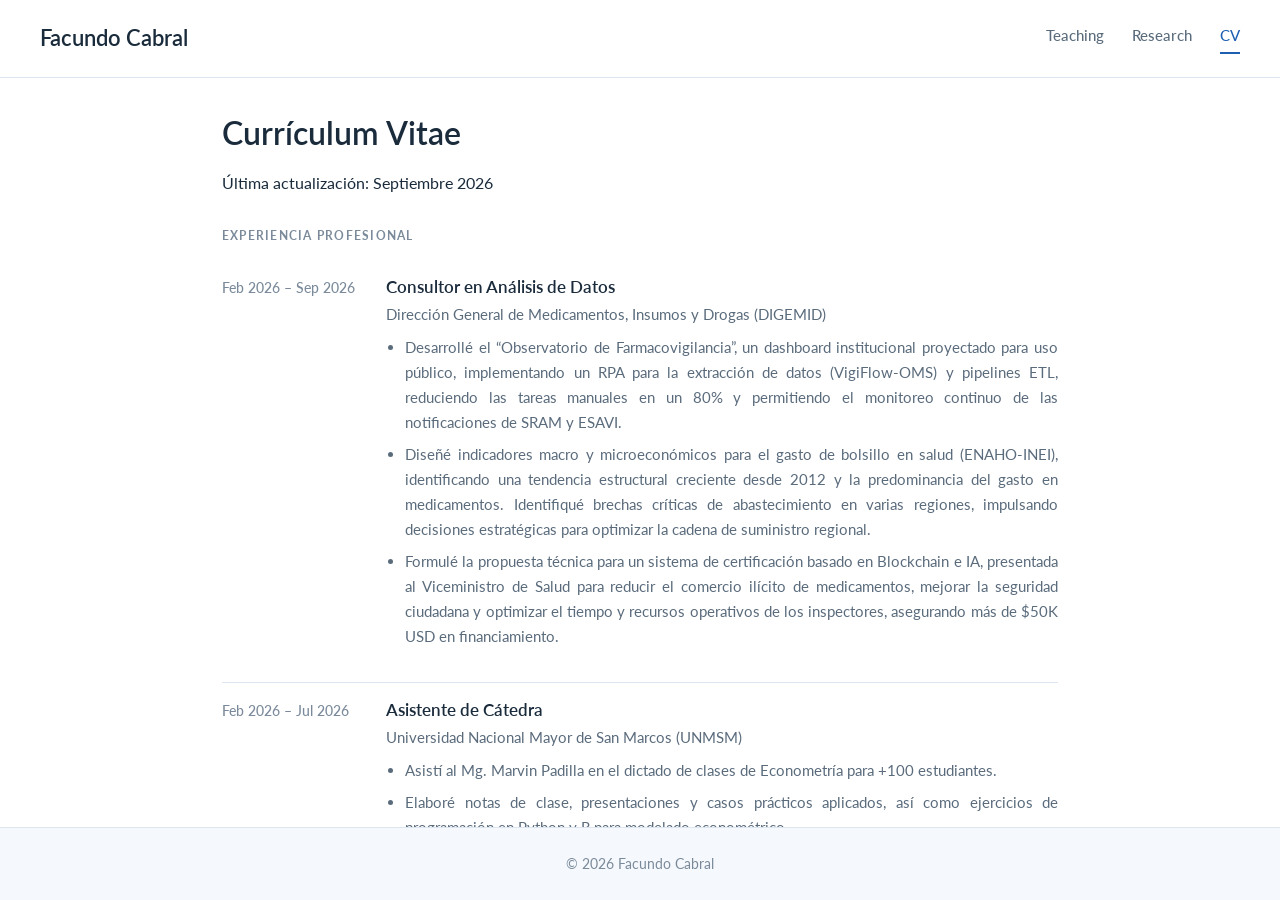
<file: cv.html>
<!DOCTYPE html>
<html lang="es">
<head>
  <meta charset="UTF-8">
  <meta name="viewport" content="width=device-width, initial-scale=1.0">
  <title>Facundo Cabral | CV</title>
  <meta name="description" content="Currículum Vitae de Facundo Cabral.">
  <link rel="icon" type="image/svg+xml" href="assets/favicon.png">
  <link rel="stylesheet" href="assets/css/styles.css">
</head>
<body>

  <header class="site-header">
    <div class="header-inner">
      <a href="index.html" class="site-title">Facundo Cabral</a>
      <nav class="site-nav">
        <a href="teaching.html">Teaching</a>
        <a href="research.html">Research</a>
        <!--<a href="software.html">Software</a>-->
        <!--<a href="posts.html">Posts</a>-->
        <a href="cv.html" class="active">CV</a>
      </nav>
    </div>
  </header>

  <main class="page-single">

    <h1>Currículum Vitae</h1>
    <p>Última actualización: Septiembre 2026</p>

    <div class="cv-block">
      <h2 class="section-label">Experiencia Profesional</h2>
      <div class="cv-entry">
        <div class="cv-date">Feb 2026 – Sep 2026</div>
        <div class="cv-detail">
          <h4>Consultor en Análisis de Datos</h4>
          <p class="place">Dirección General de Medicamentos, Insumos y Drogas (DIGEMID)</p>
          <ul class="cv-description">
            <li>Desarrollé el “Observatorio de Farmacovigilancia”, un dashboard institucional proyectado para uso público, implementando un RPA para la extracción de datos (VigiFlow-OMS) y pipelines ETL, reduciendo las tareas manuales en un 80% y permitiendo el monitoreo continuo de las notificaciones de SRAM y ESAVI.</li>
            <li>Diseñé indicadores macro y microeconómicos para el gasto de bolsillo en salud (ENAHO-INEI), identificando una tendencia estructural creciente desde 2012 y la predominancia del gasto en medicamentos. Identifiqué brechas críticas de abastecimiento en varias regiones, impulsando decisiones estratégicas para optimizar la cadena de suministro regional.</li>
            <li>Formulé la propuesta técnica para un sistema de certificación basado en Blockchain e IA, presentada al Viceministro de Salud para reducir el comercio ilícito de medicamentos, mejorar la seguridad ciudadana y optimizar el tiempo y recursos operativos de los inspectores, asegurando más de $50K USD en financiamiento.</li>
          </ul>
        </div>
      </div>
      <div class="cv-entry">
        <div class="cv-date">Feb 2026 – Jul 2026</div>
        <div class="cv-detail">
          <h4>Asistente de Cátedra</h4>
          <p class="place">Universidad Nacional Mayor de San Marcos (UNMSM)</p>
          <ul class="cv-description">
            <li>Asistí al Mg. Marvin Padilla en el dictado de clases de Econometría para +100 estudiantes.</li>
            <li>Elaboré notas de clase, presentaciones y casos prácticos aplicados, así como ejercicios de programación en Python y R para modelado econométrico.</li>
          </ul>
        </div>
      </div>
      <div class="cv-entry">
        <div class="cv-date">Jun 2025 – Oct 2025</div>
        <div class="cv-detail">
          <h4>Practicante de Ingeniería y Datos</h4>
          <p class="place">BBVA</p>
          <ul class="cv-description">
            <li>Desarrollé dashboards en Looker Studio para el análisis y seguimiento de KPIs de préstamos bancarios (+18M PEN) y préstamos de consumo (+15M PEN), facilitando auditorías de desempeño sobre métricas de terceros.</li>
            <li>Diseñé un pipeline ETL en Python para procesar +50K registros vinculados al cálculo del Net Promoter Score (NPS) en áreas operativas, automatizando la ingesta de datos y reduciendo la carga de trabajo manual en +2 horas.</li>
          </ul>
        </div>
      </div>
    </div>

    <div class="cv-block">
      <h2 class="section-label">Educación</h2>
      <div class="cv-entry">
        <div class="cv-date">Oct 2021 – Presente</div>
        <div class="cv-detail">
          <h4>Licenciatura en Economía | Especialización en Análisis Financiero</h4>
          <p class="place">Universidad Nacional Mayor de San Marcos (UNMSM)</p>
          <ul class="cv-description">
            <li>Rendimiento Académico: Alumno Destacado. 5.º puesto de la promoción. Promedio ponderado: 4.03.</li>
            <li>Cursos Clave: Estadística, Econometría, Macroeconomía y Microeconomía.</li>
            <li>Distinciones: Invitado por mérito académico al desayuno de presentación del XXVII PEXT SBS.</li>
          </ul>
        </div>
      </div>
      <div class="cv-entry">
        <div class="cv-date">Sep 2025 – Ene 2026</div>
        <div class="cv-detail">
          <h4>Techy Winter Lab – Cohorte I</h4>
          <p class="place">Techy Data Science School</p>
          <ul class="cv-description">
            <li>5.º puesto de la cohorte. Seleccionado como uno de los 17 becarios (tasa de aceptación menor al 15%) para un Bootcamp de Ciencia de Datos orientado a potenciar habilidades técnicas de estudiantes de universidades públicas. Recibí formación intensiva en Python, desde fundamentos de programación hasta Machine Learning avanzado.</li>
          </ul>
        </div>
      </div>
    </div>

    <div class="cv-block">
      <h2 class="section-label">Liderazgo e Impacto</h2>
      <div class="cv-entry">
        <div class="cv-date">Mar 2026 – Jun 2026</div>
        <div class="cv-detail">
          <h4>Mentor</h4>
          <p class="place">Techy Data Science School</p>
          <ul class="cv-description">
            <li>Apoyé en el seguimiento y desarrollo de habilidades técnicas de 4 becarias en el programa Techy Women 2026. Impartí procesos de EDA, visualización de datos, generación de insights, aplicaciones de IA y presentaciones efectivas de estilo corporativo.</li>
          </ul>
        </div>
      </div>
    </div>

    <div class="cv-block">
      <h2 class="section-label">Premios y Becas</h2>
      <ul>
        <li>1.er Puesto, Datatón Sunass 2.ª Edición – Categoría Comercial, Macroregión Costa Centro (2026).</li>
        <li>Top 4 Finalista, Hackatón Rimac 2025 – Desafío Salud &amp; Datos (2025).</li>
        <li>Becario PMESUT, programa de fortalecimiento de competencias en inglés. Cursado en Idiomas PUCP, alcanzando el nivel B1+.</li>
      </ul>
    </div>

    <div class="cv-block">
      <h2 class="section-label">Habilidades de Software</h2>
      <div class="skills-grid">
        <div class="skill-tag"><strong>Python</strong></div>
        <div class="skill-tag"><strong>R</strong></div>
        <div class="skill-tag"><strong>Stata</strong></div>
        <div class="skill-tag"><strong>SQL</strong></div>
        <div class="skill-tag"><strong>Excel</strong></div>
        <div class="skill-tag"><strong>PowerPoint</strong></div>
        <div class="skill-tag"><strong>Git / GitHub</strong></div>
        <div class="skill-tag"><strong>Looker Studio</strong></div>
        <div class="skill-tag"><strong>Power BI</strong></div>
      </div>
    </div>

    <div class="cv-block">
      <h2 class="section-label">IA y LLMs</h2>
      <div class="skills-grid">
        <div class="skill-tag"><strong>Gemini</strong></div>
        <div class="skill-tag"><strong>Claude</strong></div>
        <div class="skill-tag"><strong>Cursor</strong></div>
      </div>
    </div>

    <div class="cv-block">
      <h2 class="section-label">Idiomas</h2>
      <ul>
        <li><strong>Español</strong> — Nativo</li>
        <li><strong>Inglés</strong> — B1+</li>
      </ul>
    </div>

  </main>

  <footer class="site-footer">
    &copy; 2026 Facundo Cabral
  </footer>

</body>
</html>
</file>
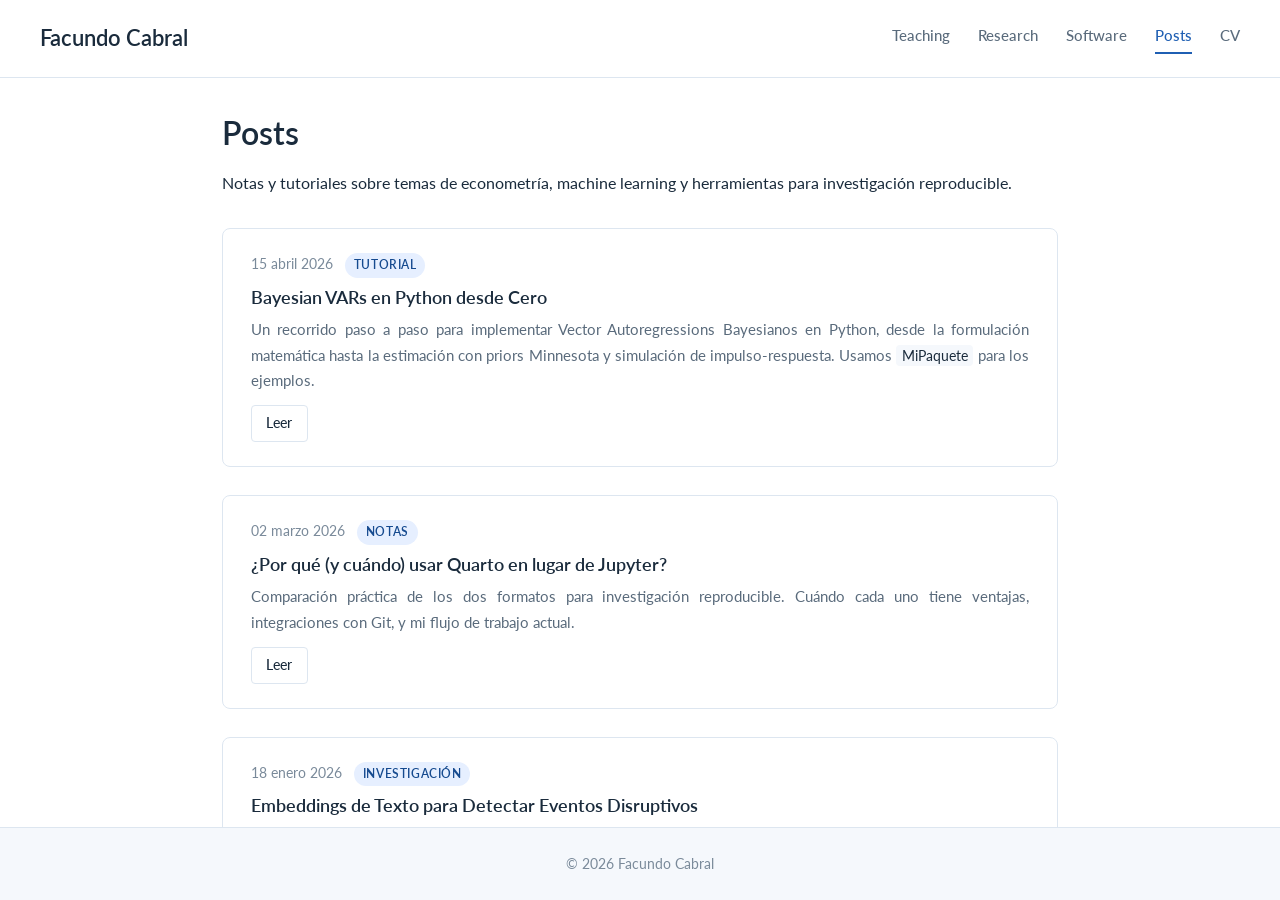
<file: posts.html>
<!DOCTYPE html>
<html lang="es">
<head>
  <meta charset="UTF-8">
  <meta name="viewport" content="width=device-width, initial-scale=1.0">
  <title>Posts — Facundo Cabral</title>
  <meta name="description" content="Blog posts y artículos técnicos.">
  <link rel="icon" type="image/svg+xml" href="assets/favicon.svg">
  <link rel="stylesheet" href="assets/css/styles.css">
</head>
<body>

  <header class="site-header">
    <div class="header-inner">
      <a href="index.html" class="site-title">Facundo Cabral</a>
      <nav class="site-nav">
        <a href="teaching.html">Teaching</a>
        <a href="research.html">Research</a>
        <a href="software.html">Software</a>
        <a href="posts.html" class="active">Posts</a>
        <a href="cv.html">CV</a>
      </nav>
    </div>
  </header>

  <main class="page-single">

    <h1>Posts</h1>
    <p>Notas y tutoriales sobre temas de econometría, machine learning y herramientas para investigación reproducible.</p>

    <ul class="card-list" style="margin-top:2rem;">

      <li class="card">
        <div class="card-meta">
          <span>15 abril 2026</span>
          <span class="badge">Tutorial</span>
        </div>
        <h3 class="card-title"><a href="#" style="color:inherit;border-bottom:none;">Bayesian VARs en Python desde Cero</a></h3>
        <p class="card-description">Un recorrido paso a paso para implementar Vector Autoregressions Bayesianos en Python, desde la formulación matemática hasta la estimación con priors Minnesota y simulación de impulso-respuesta. Usamos <code>MiPaquete</code> para los ejemplos.</p>
        <div class="card-actions">
          <a href="#" class="btn">Leer</a>
        </div>
      </li>

      <li class="card">
        <div class="card-meta">
          <span>02 marzo 2026</span>
          <span class="badge">Notas</span>
        </div>
        <h3 class="card-title"><a href="#" style="color:inherit;border-bottom:none;">¿Por qué (y cuándo) usar Quarto en lugar de Jupyter?</a></h3>
        <p class="card-description">Comparación práctica de los dos formatos para investigación reproducible. Cuándo cada uno tiene ventajas, integraciones con Git, y mi flujo de trabajo actual.</p>
        <div class="card-actions">
          <a href="#" class="btn">Leer</a>
        </div>
      </li>

      <li class="card">
        <div class="card-meta">
          <span>18 enero 2026</span>
          <span class="badge">Investigación</span>
        </div>
        <h3 class="card-title"><a href="#" style="color:inherit;border-bottom:none;">Embeddings de Texto para Detectar Eventos Disruptivos</a></h3>
        <p class="card-description">Resumen accesible de mi paper reciente sobre métricas de similitud semántica. Discuto la intuición detrás del enfoque y muestro algunos ejemplos visuales.</p>
        <div class="card-actions">
          <a href="#" class="btn">Leer</a>
        </div>
      </li>

      <li class="card">
        <div class="card-meta">
          <span>05 diciembre 2025</span>
          <span class="badge">Tutorial</span>
        </div>
        <h3 class="card-title"><a href="#" style="color:inherit;border-bottom:none;">Pronóstico de Inflación: Comparando 5 Modelos en 100 Líneas</a></h3>
        <p class="card-description">Implementamos y comparamos AR, VAR, Random Forest, XGBoost y LSTM para pronosticar inflación mensual. Incluye repositorio reproducible.</p>
        <div class="card-actions">
          <a href="#" class="btn">Leer</a>
          <a href="#" class="btn">Código</a>
        </div>
      </li>

      <li class="card">
        <div class="card-meta">
          <span>20 octubre 2025</span>
          <span class="badge">Opinión</span>
        </div>
        <h3 class="card-title"><a href="#" style="color:inherit;border-bottom:none;">Reproducibilidad: Buenas Intenciones y Malos Hábitos</a></h3>
        <p class="card-description">Reflexión sobre por qué muchos proyectos académicos siguen siendo difíciles de replicar, y un checklist mínimo para mejorar nuestros workflows.</p>
        <div class="card-actions">
          <a href="#" class="btn">Leer</a>
        </div>
      </li>

      <li class="card">
        <div class="card-meta">
          <span>11 agosto 2025</span>
          <span class="badge">Tutorial</span>
        </div>
        <h3 class="card-title"><a href="#" style="color:inherit;border-bottom:none;">Setup Mínimo para un Proyecto de Investigación en Python</a></h3>
        <p class="card-description">Guía rápida sobre estructura de carpetas, entornos virtuales, pre-commit, testing y CI/CD para investigación cuantitativa.</p>
        <div class="card-actions">
          <a href="#" class="btn">Leer</a>
        </div>
      </li>

    </ul>

  </main>

  <footer class="site-footer">
    &copy; 2026 Facundo Cabral</a>
  </footer>

</body>
</html>
</file>
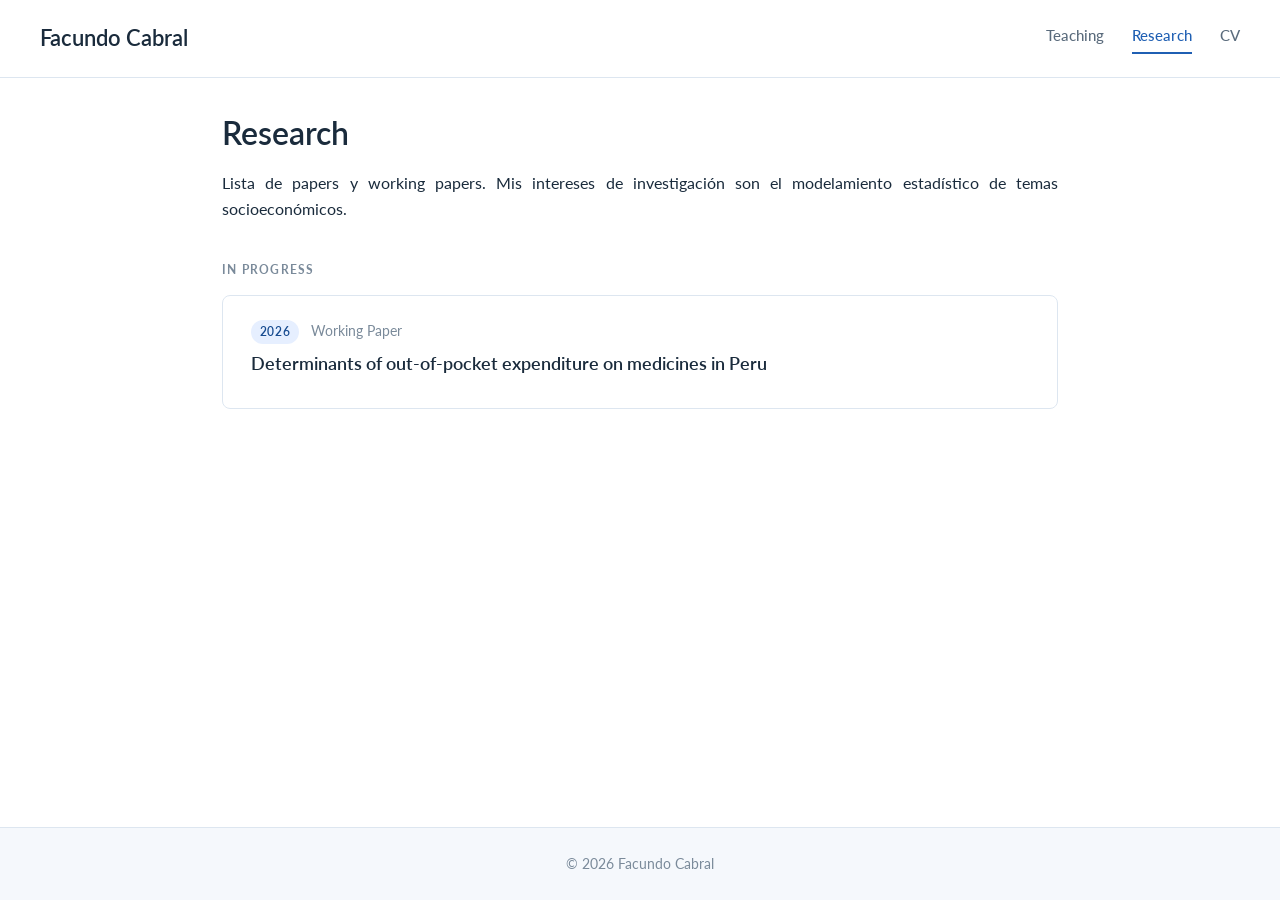
<file: research.html>
<!DOCTYPE html>
<html lang="es">
<head>
  <meta charset="UTF-8">
  <meta name="viewport" content="width=device-width, initial-scale=1.0">
  <title>Research — Facundo Cabral</title>
  <meta name="description" content="Working papers, publicaciones y proyectos de investigación.">
  <link rel="icon" type="image/svg+xml" href="assets/favicon.svg">
  <link rel="stylesheet" href="assets/css/styles.css">
</head>
<body>

  <header class="site-header">
    <div class="header-inner">
      <a href="index.html" class="site-title">Facundo Cabral</a>
      <nav class="site-nav">
        <a href="teaching.html">Teaching</a>
        <a href="research.html" class="active">Research</a>
        <!--<a href="software.html">Software</a>-->
        <!--<a href="posts.html">Posts</a>-->
        <a href="cv.html">CV</a>
      </nav>
    </div>
  </header>

  <main class="page-single">

    <h1>Research</h1>
    <p>Lista de papers y working papers. Mis intereses de investigación son el modelamiento estadístico de temas socioeconómicos.</p>

    <h2 class="section-label" style="margin-top:2.5rem;">In Progress</h2>
    <ul class="card-list">

      <li class="card">
        <div class="card-meta">
          <span class="badge">2026</span>
          <span>Working Paper</span>
        </div>
        <h3 class="card-title">Determinants of out-of-pocket expenditure on medicines in Peru</h3>
      </li>
    </ul>
  </main>

  <footer class="site-footer">
    &copy; 2026 Facundo Cabral</a>
  </footer>

</body>
</html>
</file>
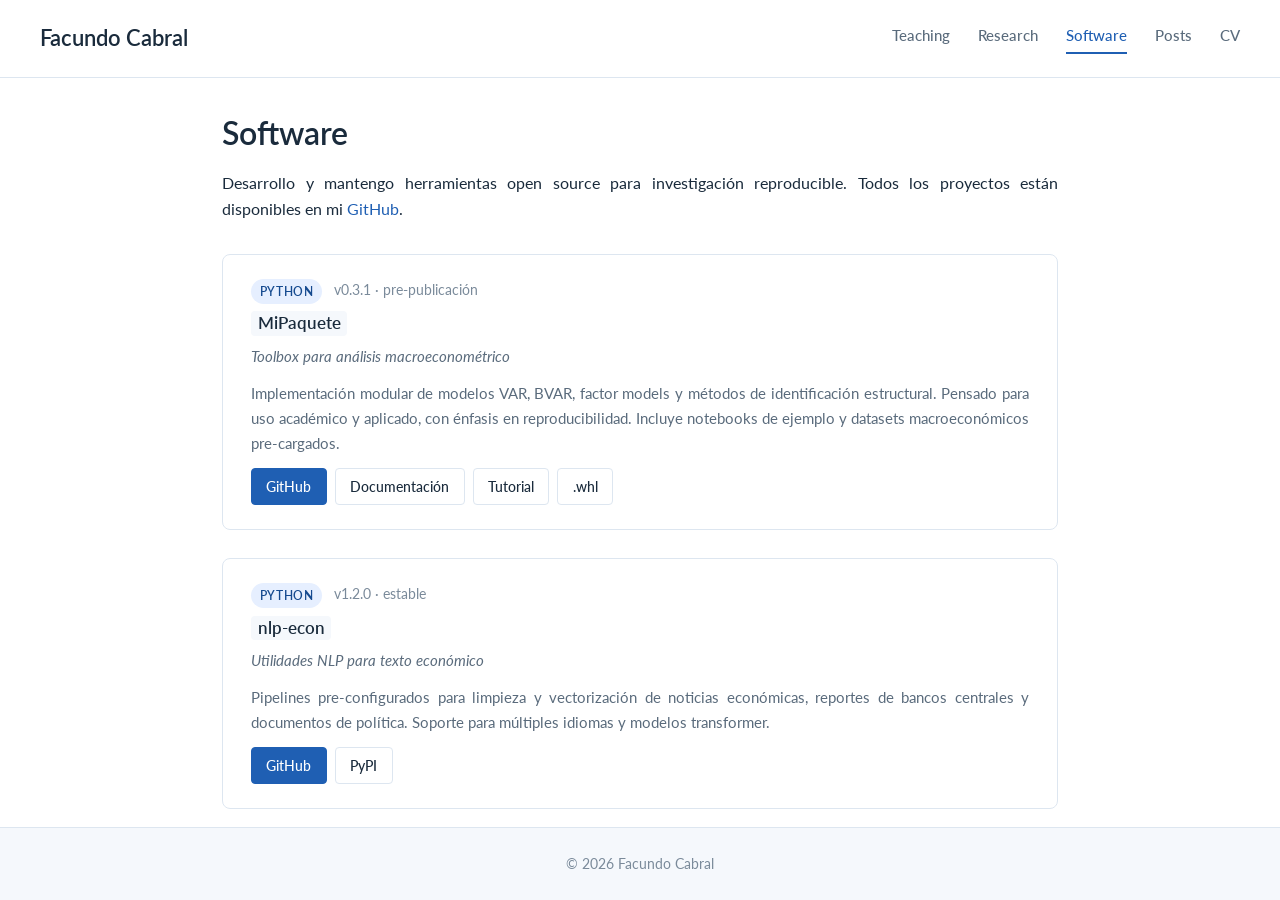
<file: software.html>
<!DOCTYPE html>
<html lang="es">
<head>
  <meta charset="UTF-8">
  <meta name="viewport" content="width=device-width, initial-scale=1.0">
  <title>Software — Facundo Cabral</title>
  <meta name="description" content="Paquetes, librerías y proyectos open source.">
  <link rel="icon" type="image/svg+xml" href="assets/favicon.svg">
  <link rel="stylesheet" href="assets/css/styles.css">
</head>
<body>

  <header class="site-header">
    <div class="header-inner">
      <a href="index.html" class="site-title">Facundo Cabral</a>
      <nav class="site-nav">
        <a href="teaching.html">Teaching</a>
        <a href="research.html">Research</a>
        <a href="software.html" class="active">Software</a>
        <a href="posts.html">Posts</a>
        <a href="cv.html">CV</a>
      </nav>
    </div>
  </header>

  <main class="page-single">

    <h1>Software</h1>
    <p>Desarrollo y mantengo herramientas open source para investigación reproducible. Todos los proyectos están disponibles en mi <a href="https://github.com/tu-usuario" target="_blank" rel="noopener">GitHub</a>.</p>

    <ul class="card-list" style="margin-top:2rem;">

      <li class="card">
        <div class="card-meta">
          <span class="badge">Python</span>
          <span>v0.3.1 · pre-publicación</span>
        </div>
        <h3 class="card-title"><code>MiPaquete</code></h3>
        <p class="card-subtitle">Toolbox para análisis macroeconométrico</p>
        <p class="card-description">Implementación modular de modelos VAR, BVAR, factor models y métodos de identificación estructural. Pensado para uso académico y aplicado, con énfasis en reproducibilidad. Incluye notebooks de ejemplo y datasets macroeconómicos pre-cargados.</p>
        <div class="card-actions">
          <a href="#" class="btn btn-primary">GitHub</a>
          <a href="#" class="btn">Documentación</a>
          <a href="#" class="btn">Tutorial</a>
          <a href="#" class="btn">.whl</a>
        </div>
      </li>

      <li class="card">
        <div class="card-meta">
          <span class="badge">Python</span>
          <span>v1.2.0 · estable</span>
        </div>
        <h3 class="card-title"><code>nlp-econ</code></h3>
        <p class="card-subtitle">Utilidades NLP para texto económico</p>
        <p class="card-description">Pipelines pre-configurados para limpieza y vectorización de noticias económicas, reportes de bancos centrales y documentos de política. Soporte para múltiples idiomas y modelos transformer.</p>
        <div class="card-actions">
          <a href="#" class="btn btn-primary">GitHub</a>
          <a href="#" class="btn">PyPI</a>
        </div>
      </li>

      <li class="card">
        <div class="card-meta">
          <span class="badge">R</span>
          <span>v0.5.0</span>
        </div>
        <h3 class="card-title"><code>fiscalR</code></h3>
        <p class="card-subtitle">Análisis de escenarios fiscales</p>
        <p class="card-description">Paquete R para construir y comparar escenarios fiscales de mediano plazo. Incluye módulos para sostenibilidad de deuda y ejercicios de stress.</p>
        <div class="card-actions">
          <a href="#" class="btn btn-primary">GitHub</a>
          <a href="#" class="btn">CRAN</a>
        </div>
      </li>

      <li class="card">
        <div class="card-meta">
          <span class="badge">Quarto</span>
          <span>Plantilla</span>
        </div>
        <h3 class="card-title">Plantilla de Investigación Reproducible</h3>
        <p class="card-subtitle">Estructura de proyecto académico</p>
        <p class="card-description">Plantilla Quarto con estructura clara para papers académicos: separación entre data, código, outputs; integración con Git; y pipeline de build automatizado.</p>
        <div class="card-actions">
          <a href="#" class="btn btn-primary">GitHub</a>
          <a href="#" class="btn">Demo</a>
        </div>
      </li>

      <li class="card">
        <div class="card-meta">
          <span class="badge">Dataset</span>
          <span>Actualización mensual</span>
        </div>
        <h3 class="card-title">Indicador Compuesto de Riesgo Institucional</h3>
        <p class="card-subtitle">Datos abiertos · 2000–presente</p>
        <p class="card-description">Indicador mensual construido a partir de noticias en múltiples idiomas, cubriendo más de 100 países. Disponible en CSV y vía API REST.</p>
        <div class="card-actions">
          <a href="#" class="btn btn-primary">Descargar</a>
          <a href="#" class="btn">API Docs</a>
        </div>
      </li>

    </ul>

  </main>

  <footer class="site-footer">
    &copy; 2026 Facundo Cabral</a>
  </footer>

</body>
</html>
</file>
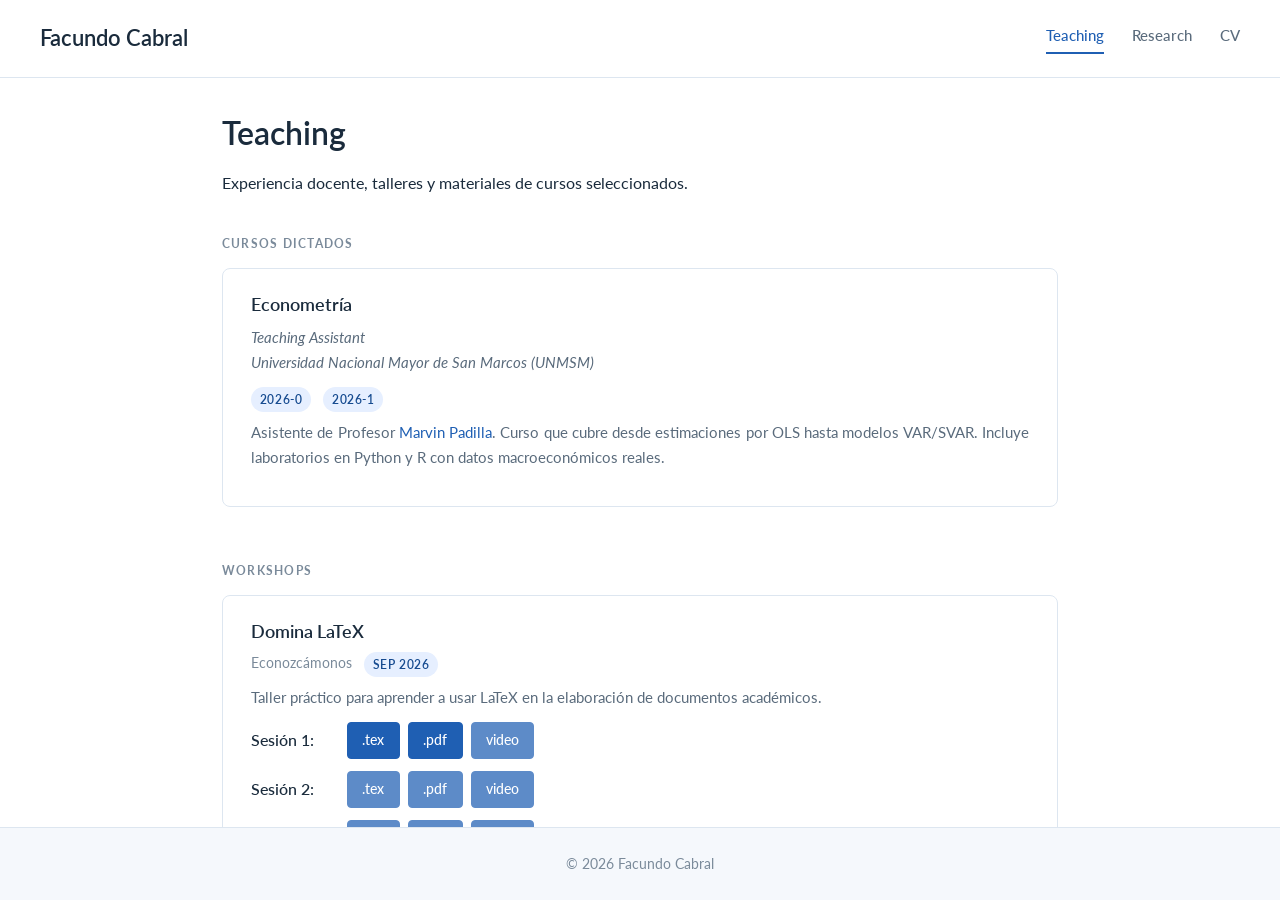
<file: teaching.html>
<!DOCTYPE html>
<html lang="es">
<head>
  <meta charset="UTF-8">
  <meta name="viewport" content="width=device-width, initial-scale=1.0">
  <title>Facundo Cabral | Teaching</title>
  <meta name="description" content="Cursos impartidos, materiales y supervisión de tesis.">
  <link rel="icon" type="image/svg+xml" href="assets/favicon.png">
  <link rel="stylesheet" href="assets/css/styles.css">
</head>
<body>

  <header class="site-header">
    <div class="header-inner">
      <a href="index.html" class="site-title">Facundo Cabral</a>
      <nav class="site-nav">
        <a href="teaching.html" class="active">Teaching</a>
        <a href="research.html">Research</a>
        <!--<a href="software.html">Software</a>-->
        <!--<a href="posts.html">Posts</a>-->
        <a href="cv.html">CV</a>
      </nav>
    </div>
  </header>

  <main class="page-single">

    <h1>Teaching</h1>
    <p>Experiencia docente, talleres y materiales de cursos seleccionados.</p>

    <h2 class="section-label" style="margin-top:2.5rem;">Cursos Dictados</h2>
    <ul class="card-list">

      <li class="card">
        <h3 class="card-title">Econometría</h3>
        <p class="card-subtitle">Teaching Assistant <br> Universidad Nacional Mayor de San Marcos (UNMSM)</p>
        <div class="card-meta">
          <span class="badge">2026-0</span>
          <span class="badge">2026-1</span>
        </div>
        <p class="card-description">Asistente de Profesor <a href="https://www.linkedin.com/in/marvin-brayan-padilla-trujillo-45094123/" target="_blank" rel="noopener noreferrer">Marvin Padilla</a>. Curso que cubre desde estimaciones por OLS hasta modelos VAR/SVAR. Incluye laboratorios en Python y R con datos macroeconómicos reales.</p>
      </li>

    </ul>

    <h2 class="section-label" style="margin-top:3rem;">Workshops</h2>
    <ul class="card-list">

      <li class="card">
        <h3 class="card-title">Domina LaTeX</h3>
        <div class="card-meta">
          <span>Econozcámonos</span>
          <span class="badge">Sep 2026</span>
        </div>
        <p class="card-description">Taller práctico para aprender a usar LaTeX en la elaboración de documentos académicos.</p>
        <div class="latex-session">
          <span class="latex-session-label">Sesión 1:</span>
          <a href="assets/docs/latex_s1.tex" download="latex_s1.tex" class="btn btn-primary">.tex</a>
          <a href="assets/docs/latex_s1.pdf" download="latex_s1.pdf" class="btn btn-primary">.pdf</a>
          <span class="btn btn-disabled" aria-disabled="true" tabindex="-1" title="Próximamente">video</span>
        </div>
        <div class="latex-session">
          <span class="latex-session-label">Sesión 2:</span>
          <span class="btn btn-disabled" aria-disabled="true" tabindex="-1" title="Próximamente">.tex</span>
          <span class="btn btn-disabled" aria-disabled="true" tabindex="-1" title="Próximamente">.pdf</span>
          <span class="btn btn-disabled" aria-disabled="true" tabindex="-1" title="Próximamente">video</span>
        </div>
        <div class="latex-session">
          <span class="latex-session-label">Sesión 3:</span>
          <span class="btn btn-disabled" aria-disabled="true" tabindex="-1" title="Próximamente">.tex</span>
          <span class="btn btn-disabled" aria-disabled="true" tabindex="-1" title="Próximamente">.pdf</span>
          <span class="btn btn-disabled" aria-disabled="true" tabindex="-1" title="Próximamente">video</span>
        </div>
        <div class="latex-session">
          <span class="latex-session-label">Sesión 4:</span>
          <span class="btn btn-disabled" aria-disabled="true" tabindex="-1" title="Próximamente">.tex</span>
          <span class="btn btn-disabled" aria-disabled="true" tabindex="-1" title="Próximamente">.pdf</span>
          <span class="btn btn-disabled" aria-disabled="true" tabindex="-1" title="Próximamente">video</span>
        </div>
      </li>

      <li class="card">
        <h3 class="card-title">Propedéutico de Estadística</h3>
        <div class="card-meta">
          <span>Econozcamonos FCE</span>
          <span class="badge">2026</span>
        </div>
        <p class="card-description">Dirigí un curso propedéutico de estadística para estudiantes de Economía para facilitar su transición al curso de nivel universitario.</p>
        <div class="card-actions">
          <a href="assets/docs/econoz_est_2026.pdf" target="_blank" rel="noopener noreferrer" class="btn btn-primary">Pizarras</a>
          <a href="https://www.linkedin.com/posts/hace-unas-semanas-un-grupo-de-estudiantes-ugcPost-7448166431717928960-8-c2?utm_source=share&utm_medium=member_desktop&rcm=ACoAAF1DctsBCSJWQkw-9v2GxSAQFfGjQmQ79wI" target="_blank" rel="noopener noreferrer" class="btn">Post</a>
        </div>
      </li>

    </ul>

  </main>

  <footer class="site-footer">
    &copy; 2026 Facundo Cabral
  </footer>

</body>
</html>
</file>
<file: assets/css/styles.css>
@import url("https://fonts.googleapis.com/css2?family=Lato:ital,wght@0,300;0,400;0,700;0,900;1,300;1,400;1,700&display=swap");

/* =========================================================
   Portfolio – Professional Blue Theme
   ========================================================= */

:root {
  --color-bg: #ffffff;
  --color-surface: #f5f8fc;
  --color-surface-alt: #eef3fa;
  --color-border: #dde6f0;
  --color-text: #1a2b3c;
  --color-text-muted: #5a6b7c;
  --color-text-soft: #7a8a9a;
  --color-accent: #1f5fb3;
  --color-accent-hover: #154a8f;
  --color-accent-soft: #e6efff;

  --font-serif: "Lato", -apple-system, BlinkMacSystemFont, "Segoe UI", sans-serif;
  --font-sans: "Lato", -apple-system, BlinkMacSystemFont, "Segoe UI", sans-serif;
  --font-mono: "Lato", -apple-system, BlinkMacSystemFont, "Segoe UI", sans-serif;

  --max-width: 1200px;
  --sidebar-width: 280px;

  --radius-sm: 4px;
  --radius-md: 8px;
  --radius-lg: 12px;

  --shadow-sm: 0 1px 2px rgba(26, 43, 60, 0.04);
  --shadow-md: 0 4px 12px rgba(26, 43, 60, 0.08);

  --site-header-h: 4.5rem;
  --site-footer-h: 4.25rem;
}

* {
  box-sizing: border-box;
}

html {
  height: 100%;
  overflow: hidden;
  scroll-behavior: smooth;
}

body {
  margin: 0;
  padding: 0;
  height: 100%;
  overflow: hidden;
  font-family: var(--font-sans);
  font-size: 16px;
  line-height: 1.65;
  color: var(--color-text);
  background-color: var(--color-bg);
  -webkit-font-smoothing: antialiased;
  -moz-osx-font-smoothing: grayscale;
}

main {
  position: fixed;
  top: var(--site-header-h);
  bottom: var(--site-footer-h);
  left: 0;
  right: 0;
  overflow-y: auto;
  overscroll-behavior: contain;
  scrollbar-width: none;
  -ms-overflow-style: none;
}

main::-webkit-scrollbar {
  display: none;
}

/* =========================================================
   Typography
   ========================================================= */

h1, h2, h3, h4, h5, h6 {
  font-family: var(--font-serif);
  font-weight: 600;
  color: var(--color-text);
  margin-top: 0;
  line-height: 1.3;
}

h1 { font-size: 2rem; margin-bottom: 1rem; }
h2 { font-size: 1.6rem; margin-bottom: 0.85rem; }
h3 { font-size: 1.25rem; margin-bottom: 0.6rem; }
h4 { font-size: 1.05rem; margin-bottom: 0.5rem; }

p {
  margin: 0 0 1.1rem;
  text-align: justify;
}

a {
  color: var(--color-accent);
  text-decoration: none;
  border-bottom: 1px solid transparent;
  transition: color 0.15s ease, border-color 0.15s ease;
}

a:hover {
  color: var(--color-accent-hover);
  border-bottom-color: var(--color-accent-hover);
}

code {
  font-family: var(--font-mono);
  font-size: 0.9em;
  background: var(--color-surface);
  padding: 0.15em 0.4em;
  border-radius: var(--radius-sm);
  color: var(--color-text);
}

ul {
  padding-left: 1.4rem;
  margin: 0 0 1.1rem;
  text-align: justify;
}

ul li {
  margin-bottom: 0.5rem;
}

em { font-style: italic; }
strong { font-weight: 600; }

/* =========================================================
   Layout
   ========================================================= */

.site-header {
  position: fixed;
  top: 0;
  left: 0;
  right: 0;
  border-bottom: 1px solid var(--color-border);
  padding: 1.25rem 2rem;
  z-index: 100;
  backdrop-filter: blur(8px);
  background: rgba(255, 255, 255, 0.92);
}

.header-inner {
  max-width: var(--max-width);
  margin: 0 auto;
  display: flex;
  align-items: center;
  justify-content: space-between;
  gap: 1.5rem;
}

.site-title {
  font-family: var(--font-serif);
  font-size: 1.4rem;
  font-weight: 600;
  color: var(--color-text);
  border-bottom: none;
}

.site-title:hover {
  color: var(--color-accent);
  border-bottom: none;
}

.site-nav {
  display: flex;
  gap: 1.75rem;
}

.site-nav a {
  color: var(--color-text-muted);
  font-size: 0.95rem;
  font-weight: 500;
  border-bottom: 2px solid transparent;
  padding-bottom: 0.25rem;
}

.site-nav a:hover,
.site-nav a.active {
  color: var(--color-accent);
  border-bottom-color: var(--color-accent);
}

/* Main wrapper */

.page {
  max-width: var(--max-width);
  margin: 0 auto;
  padding: 2.5rem 2rem 4rem;
  display: grid;
  grid-template-columns: var(--sidebar-width) 1fr;
  gap: 3rem;
}

.page-single {
  max-width: 900px;
  margin: 0 auto;
  padding: 2.5rem 2rem 4rem;
}

/* =========================================================
   Sidebar
   ========================================================= */

.sidebar {
  background: var(--color-surface);
  border: 1px solid var(--color-border);
  border-radius: var(--radius-lg);
  padding: 1.75rem;
  position: sticky;
  top: 0;
  align-self: start;
}

.sidebar-photo {
  width: 100%;
  aspect-ratio: 1;
  border-radius: var(--radius-md);
  background: var(--color-accent-soft);
  margin-bottom: 1.25rem;
  overflow: hidden;
  display: block;
}

.sidebar-photo img {
  width: 100%;
  height: 100%;
  object-fit: cover;
  display: block;
}

.sidebar-name {
  font-family: var(--font-serif);
  font-size: 1.5rem;
  font-weight: 600;
  margin: 0 0 0.75rem;
  color: var(--color-text);
}

.sidebar-tags {
  list-style: none;
  padding: 0;
  margin: 0 0 1.5rem;
  font-size: 0.95rem;
  color: var(--color-text-muted);
}

.sidebar-tags li {
  margin-bottom: 0.25rem;
}

.sidebar-section-label {
  font-size: 0.75rem;
  font-weight: 600;
  letter-spacing: 0.08em;
  text-transform: uppercase;
  color: var(--color-text-soft);
  margin-bottom: 0.6rem;
}

.sidebar-links {
  list-style: none;
  padding: 0;
  margin: 0;
}

.sidebar-links li {
  margin-bottom: 0.55rem;
}

.sidebar-links a {
  display: flex;
  align-items: center;
  gap: 0.6rem;
  color: var(--color-text);
  font-size: 0.95rem;
  border-bottom: none;
}

.sidebar-links a:hover {
  color: var(--color-accent);
}

.sidebar-links svg {
  width: 18px;
  height: 18px;
  flex-shrink: 0;
  color: var(--color-accent);
}

/* =========================================================
   Content
   ========================================================= */

.content {
  min-width: 0;
}

.content p {
  font-size: 1.02rem;
  color: var(--color-text);
}

.section {
  margin-bottom: 3rem;
}

.section-label {
  font-size: 0.78rem;
  font-weight: 700;
  letter-spacing: 0.1em;
  text-transform: uppercase;
  color: var(--color-text-soft);
  margin: 2rem 0 1rem;
}

/* Affiliations row */

.affiliations {
  display: flex;
  flex-wrap: wrap;
  align-items: center;
  justify-content: center;
  gap: 2rem;
  margin-top: 20px;
}

/* Agregamos esto para quitar la línea del enlace */
.affiliations a {
  text-decoration: none;
  border-bottom: none;
  display: inline-block;
}

.affiliation-logo {
  height: 56px;
  width: auto;
  max-width: 110px;
  object-fit: contain;
  opacity: 0.65;
  filter: grayscale(100%);
  transition: opacity 0.2s, filter 0.2s, transform 0.2s;
  /* Asegura que no haya bordes fantasmas */
  border: none; 
  display: block; 
}

.affiliation-logo:hover {
  opacity: 1;
  filter: grayscale(0%);
  transform: scale(1.05); /* Un ligero toque para que se sienta interactivo */
}

/* Card list (papers, posts, software) */

.card-list {
  list-style: none;
  padding: 0;
  margin: 0;
  display: flex;
  flex-direction: column;
  gap: 1.25rem;
}

.card {
  background: var(--color-bg);
  border: 1px solid var(--color-border);
  border-radius: var(--radius-md);
  padding: 1.5rem 1.75rem;
  transition: border-color 0.2s, box-shadow 0.2s;
}

.card:hover {
  border-color: var(--color-accent);
  box-shadow: var(--shadow-md);
}

.card-meta {
  font-size: 0.85rem;
  color: var(--color-text-soft);
  margin-bottom: 0.5rem;
  display: flex;
  flex-wrap: wrap;
  gap: 0.75rem;
}

.card-meta .badge {
  background: var(--color-accent-soft);
  color: var(--color-accent-hover);
  padding: 0.15rem 0.55rem;
  border-radius: 999px;
  font-size: 0.75rem;
  font-weight: 600;
  text-transform: uppercase;
  letter-spacing: 0.05em;
}

.card-title {
  font-family: var(--font-serif);
  font-size: 1.15rem;
  font-weight: 600;
  margin: 0 0 0.5rem;
  color: var(--color-text);
}

.card-subtitle {
  font-size: 0.95rem;
  color: var(--color-text-muted);
  margin: 0 0 0.75rem;
  font-style: italic;
}

.card-description {
  font-size: 0.95rem;
  color: var(--color-text-muted);
  margin: 0 0 0.75rem;
}

.card-actions {
  display: flex;
  flex-wrap: wrap;
  gap: 0.5rem;
  margin-top: 0.75rem;
}

.latex-session {
  display: flex;
  align-items: center;
  flex-wrap: wrap;
  gap: 0.5rem;
  margin-top: 0.75rem;
}

.latex-session-label {
  min-width: 5.5rem;
  font-weight: 500;
}

.btn {
  display: inline-block;
  padding: 0.4rem 0.9rem;
  border-radius: var(--radius-sm);
  font-size: 0.85rem;
  font-weight: 500;
  border: 1px solid var(--color-border);
  background: var(--color-bg);
  color: var(--color-text);
  cursor: pointer;
  transition: all 0.15s ease;
  text-decoration: none;
  border-bottom: 1px solid var(--color-border);
}

.btn:hover {
  background: var(--color-accent);
  color: white;
  border-color: var(--color-accent);
}

.btn-primary {
  background: var(--color-accent);
  color: white;
  border-color: var(--color-accent);
}

.btn-primary:hover {
  background: var(--color-accent-hover);
  border-color: var(--color-accent-hover);
  color: white;
}

.btn.btn-disabled {
  background: var(--color-accent);
  color: #fff;
  border-color: var(--color-accent);
  cursor: not-allowed;
  opacity: 0.72;
  pointer-events: none;
  user-select: none;
}

.btn.btn-disabled:hover {
  background: var(--color-accent);
  color: #fff;
  border-color: var(--color-accent);
}

/* Recent Updates list */

.updates {
  list-style: disc;
  padding-left: 1.4rem;
  margin: 0;
}

.updates li {
  margin-bottom: 0.85rem;
  color: var(--color-text);
  font-size: 1.02rem;
}

/* CV layout */

.cv-block {
  margin-bottom: 2rem;
}

.cv-entry {
  display: grid;
  grid-template-columns: 140px 1fr;
  gap: 1.5rem;
  padding: 1rem 0;
  border-bottom: 1px solid var(--color-border);
}

.cv-entry:last-child {
  border-bottom: none;
}

.cv-date {
  font-size: 0.9rem;
  color: var(--color-text-soft);
  font-weight: 500;
}

.cv-detail h4 {
  margin: 0 0 0.25rem;
  font-family: var(--font-sans);
  font-size: 1.05rem;
  font-weight: 600;
}

.cv-detail .place {
  color: var(--color-text-muted);
  font-size: 0.95rem;
  margin: 0 0 0.4rem;
}

.cv-detail p {
  font-size: 0.95rem;
  color: var(--color-text-muted);
  margin: 0;
}

.cv-description {
  padding-left: 1.2rem; /* Reduce el espacio a la izquierda */
  margin-top: 0.5rem;   /* Espacio entre el nombre del lugar y la lista */
}

.cv-description li {
  font-size: 0.95rem;   /* Tamaño adecuado para descripciones de CV */
  color: var(--color-text-muted);
  margin-bottom: 0.4rem;
  text-align: justify;  /* Mantiene el estilo justificado que pediste */
}

.skills-grid {
  display: grid;
  grid-template-columns: repeat(auto-fill, minmax(200px, 1fr));
  gap: 1rem;
}

.skill-tag {
  background: var(--color-surface);
  border: 1px solid var(--color-border);
  padding: 0.5rem 0.85rem;
  border-radius: var(--radius-sm);
  font-size: 0.9rem;
  color: var(--color-text);
}

/* =========================================================
   Footer
   ========================================================= */

.site-footer {
  position: fixed;
  bottom: 0;
  left: 0;
  right: 0;
  z-index: 100;
  background: var(--color-surface);
  border-top: 1px solid var(--color-border);
  padding: 1.5rem 2rem;
  text-align: center;
  color: var(--color-text-soft);
  font-size: 0.9rem;
}

/* =========================================================
   Responsive
   ========================================================= */

@media (max-width: 900px) {
  :root {
    --site-header-h: 6.5rem;
  }

  .page {
    grid-template-columns: 1fr;
    gap: 2rem;
    padding: 1.5rem 1.25rem 3rem;
  }

  .sidebar {
    position: static;
    max-width: 380px;
    margin: 0 auto;
  }

  .header-inner {
    flex-direction: column;
    gap: 0.75rem;
  }

  .site-nav {
    flex-wrap: wrap;
    justify-content: center;
    gap: 1rem;
  }

  .cv-entry {
    grid-template-columns: 1fr;
    gap: 0.5rem;
  }
}

@media (max-width: 480px) {
  :root {
    --site-header-h: 7rem;
  }

  h1 { font-size: 1.6rem; }
  h2 { font-size: 1.35rem; }
  .site-header { padding: 1rem; }
  .site-title { font-size: 1.2rem; }
}
</file>
